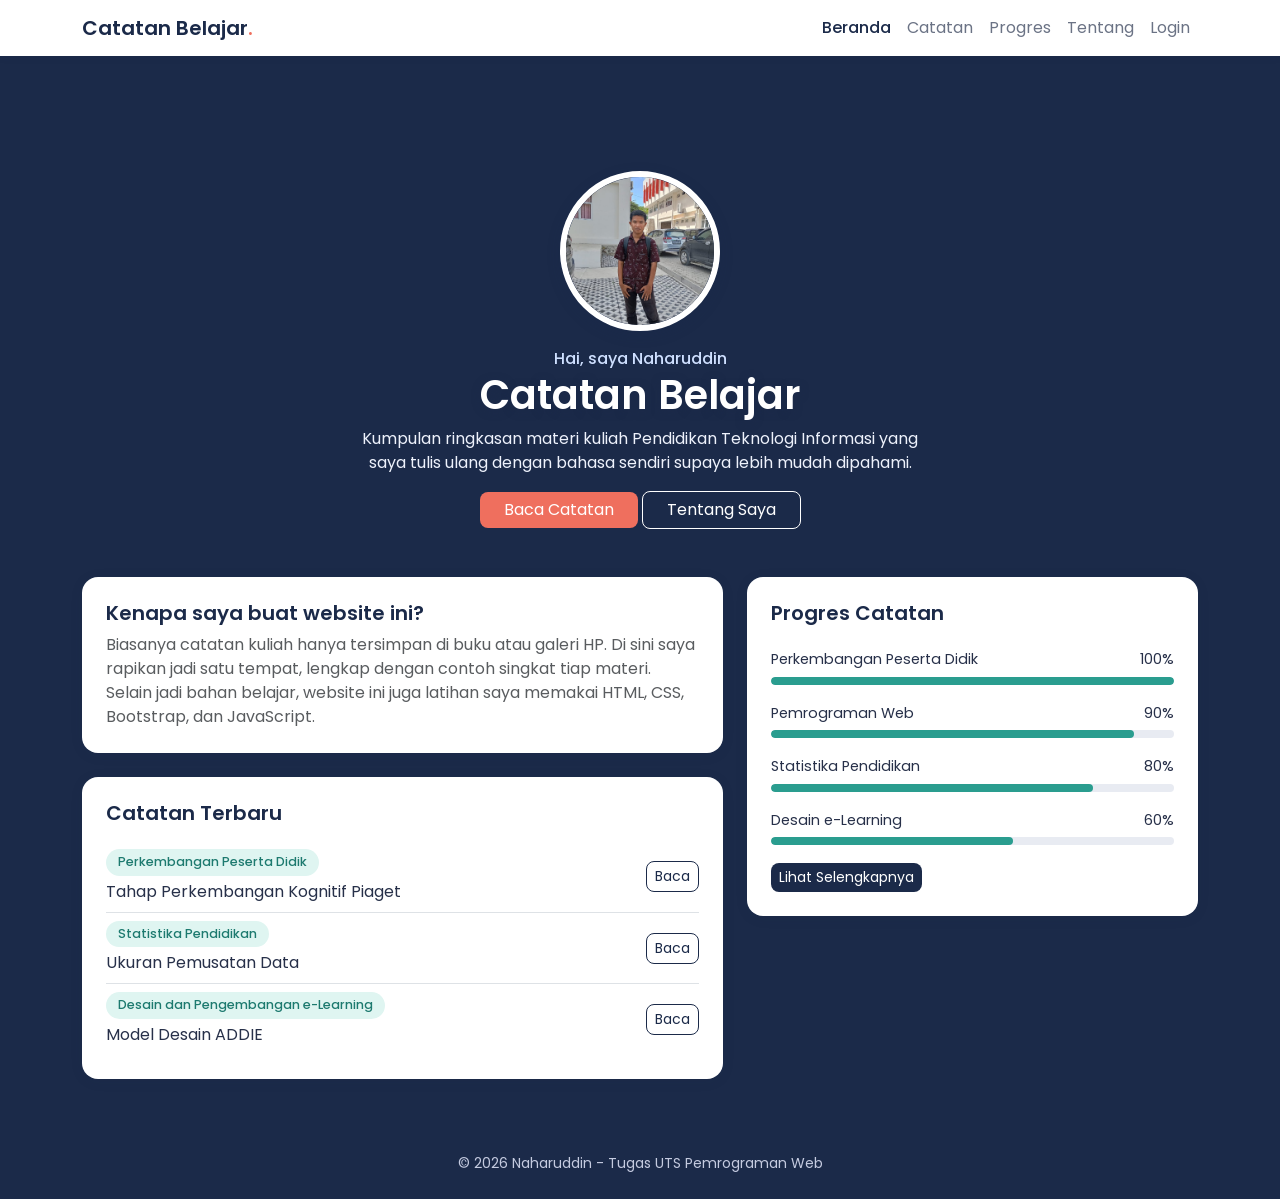
<file: index.html>
<!DOCTYPE html>
<html lang="id">
<head>
  <meta charset="UTF-8">
  <meta name="viewport" content="width=device-width, initial-scale=1">
  <title>Catatan Belajar | Beranda</title>
  <link href="https://fonts.googleapis.com/css2?family=Poppins:wght@400;500;600&display=swap" rel="stylesheet">
  <link href="https://cdn.jsdelivr.net/npm/bootstrap@5.3.3/dist/css/bootstrap.min.css" rel="stylesheet">
  <link rel="stylesheet" href="style.css">
</head>
<body>

  <!-- navbar -->
  <nav class="navbar navbar-expand-lg sticky-top">
    <div class="container">
      <a class="navbar-brand" href="index.html">Catatan Belajar<span>.</span></a>
      <button class="navbar-toggler" type="button" data-bs-toggle="collapse" data-bs-target="#menu">
        <span class="navbar-toggler-icon"></span>
      </button>
      <div class="collapse navbar-collapse" id="menu">
        <ul class="navbar-nav ms-auto">
          <li class="nav-item"><a class="nav-link active" href="index.html">Beranda</a></li>
          <li class="nav-item"><a class="nav-link" href="catatan.html">Catatan</a></li>
          <li class="nav-item"><a class="nav-link" href="progres.html">Progres</a></li>
          <li class="nav-item"><a class="nav-link" href="tentang.html">Tentang</a></li>
          <li class="nav-item"><a class="nav-link" href="login.html">Login</a></li>
        </ul>
      </div>
    </div>
  </nav>

  <!-- banner + foto -->
  <div class="banner"></div>

  <header class="container text-center profil-atas">
    <img src="foto profil.png" class="avatar" alt="foto Naharuddin">
    <p class="sapaan mt-3">Hai, saya Naharuddin</p>
    <h1 class="fw-semibold">Catatan Belajar</h1>
    <p class="text-muted mx-auto" style="max-width: 560px;">Kumpulan ringkasan materi kuliah Pendidikan Teknologi Informasi yang saya tulis ulang dengan bahasa sendiri supaya lebih mudah dipahami.</p>
    <a href="catatan.html" class="btn btn-koral px-4">Baca Catatan</a>
    <a href="tentang.html" class="btn btn-garis px-4">Tentang Saya</a>
  </header>

  <!-- isi beranda -->
  <main class="container my-5">
    <div class="row g-4">

      <div class="col-lg-7">
        <div class="kartu mb-4">
          <h5>Kenapa saya buat website ini?</h5>
          <p class="text-muted mb-0">Biasanya catatan kuliah hanya tersimpan di buku atau galeri HP. Di sini saya rapikan jadi satu tempat, lengkap dengan contoh singkat tiap materi. Selain jadi bahan belajar, website ini juga latihan saya memakai HTML, CSS, Bootstrap, dan JavaScript.</p>
        </div>

        <div class="kartu">
          <h5 class="mb-3">Catatan Terbaru</h5>
          <div class="d-flex justify-content-between align-items-center py-2 border-bottom">
            <div>
              <span class="label-matkul">Perkembangan Peserta Didik</span>
              <div class="mt-1">Tahap Perkembangan Kognitif Piaget</div>
            </div>
            <a href="detail.html?id=perkembangan" class="btn btn-garis btn-sm">Baca</a>
          </div>
          <div class="d-flex justify-content-between align-items-center py-2 border-bottom">
            <div>
              <span class="label-matkul">Statistika Pendidikan</span>
              <div class="mt-1">Ukuran Pemusatan Data</div>
            </div>
            <a href="detail.html?id=statistika" class="btn btn-garis btn-sm">Baca</a>
          </div>
          <div class="d-flex justify-content-between align-items-center py-2">
            <div>
              <span class="label-matkul">Desain dan Pengembangan e-Learning</span>
              <div class="mt-1">Model Desain ADDIE</div>
            </div>
            <a href="detail.html?id=elearning" class="btn btn-garis btn-sm">Baca</a>
          </div>
        </div>
      </div>

      <div class="col-lg-5">
        <div class="kartu">
          <h5 class="mb-4">Progres Catatan</h5>

          <div class="baris-progres">
            <div class="teks"><span>Perkembangan Peserta Didik</span><span>100%</span></div>
            <div class="progress"><div class="progress-bar" style="width: 100%"></div></div>
          </div>
          <div class="baris-progres">
            <div class="teks"><span>Pemrograman Web</span><span>90%</span></div>
            <div class="progress"><div class="progress-bar" style="width: 90%"></div></div>
          </div>
          <div class="baris-progres">
            <div class="teks"><span>Statistika Pendidikan</span><span>80%</span></div>
            <div class="progress"><div class="progress-bar" style="width: 80%"></div></div>
          </div>
          <div class="baris-progres">
            <div class="teks"><span>Desain e-Learning</span><span>60%</span></div>
            <div class="progress"><div class="progress-bar" style="width: 60%"></div></div>
          </div>

          <a href="progres.html" class="btn btn-biru btn-sm">Lihat Selengkapnya</a>
        </div>
      </div>

    </div>
  </main>

  <footer class="py-4 text-center">
    <small>&copy; 2026 Naharuddin - Tugas UTS Pemrograman Web</small>
  </footer>

  <script src="https://cdn.jsdelivr.net/npm/bootstrap@5.3.3/dist/js/bootstrap.bundle.min.js"></script>
</body>
</html>
</file>
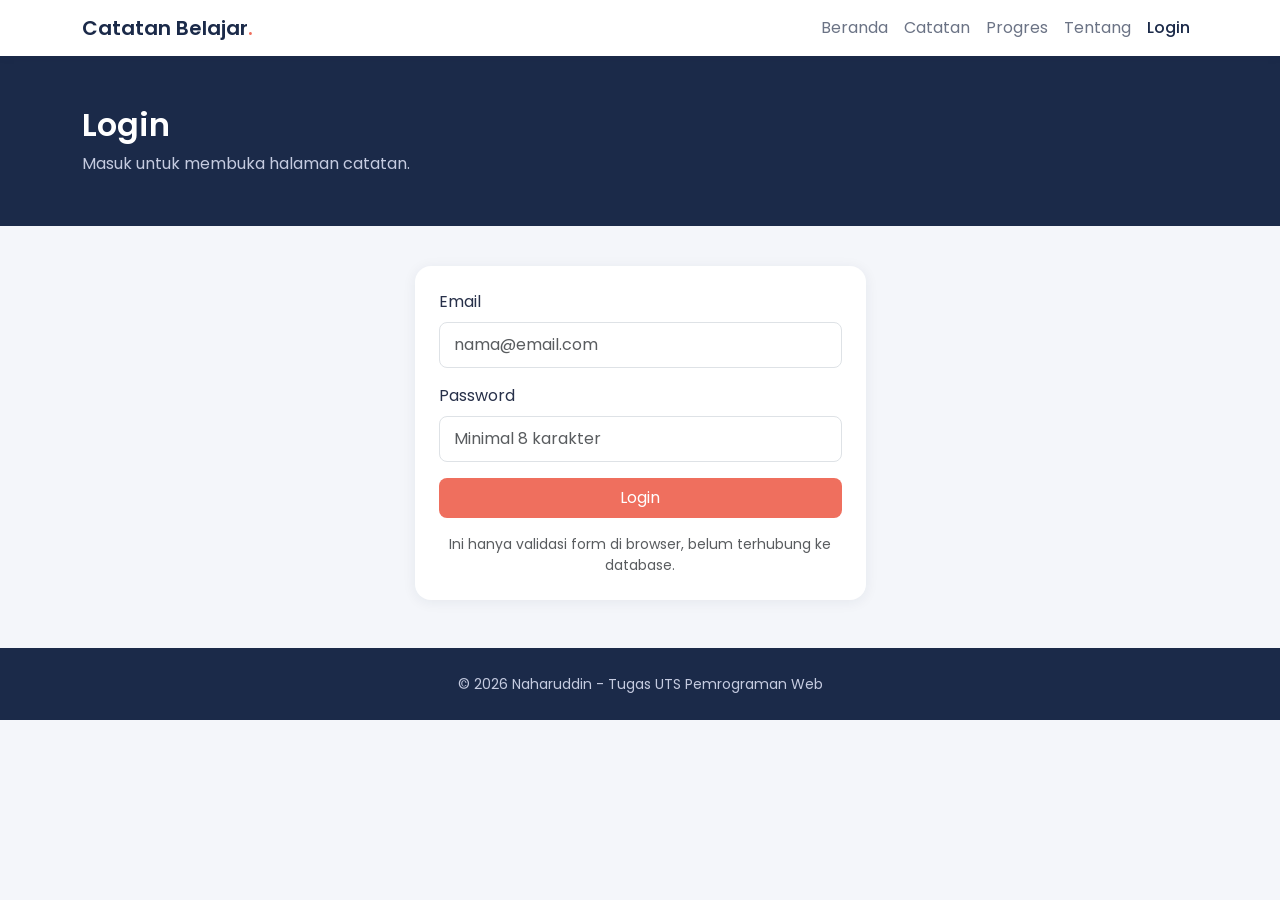
<file: login.html>
<!DOCTYPE html>
<html lang="id">
<head>
  <meta charset="UTF-8">
  <meta name="viewport" content="width=device-width, initial-scale=1">
  <title>Catatan Belajar | Login</title>
  <link href="https://fonts.googleapis.com/css2?family=Poppins:wght@400;500;600&display=swap" rel="stylesheet">
  <link href="https://cdn.jsdelivr.net/npm/bootstrap@5.3.3/dist/css/bootstrap.min.css" rel="stylesheet">
  <link rel="stylesheet" href="style.css">
</head>
<body>

  <nav class="navbar navbar-expand-lg sticky-top">
    <div class="container">
      <a class="navbar-brand" href="index.html">Catatan Belajar<span>.</span></a>
      <button class="navbar-toggler" type="button" data-bs-toggle="collapse" data-bs-target="#menu">
        <span class="navbar-toggler-icon"></span>
      </button>
      <div class="collapse navbar-collapse" id="menu">
        <ul class="navbar-nav ms-auto">
          <li class="nav-item"><a class="nav-link" href="index.html">Beranda</a></li>
          <li class="nav-item"><a class="nav-link" href="catatan.html">Catatan</a></li>
          <li class="nav-item"><a class="nav-link" href="progres.html">Progres</a></li>
          <li class="nav-item"><a class="nav-link" href="tentang.html">Tentang</a></li>
          <li class="nav-item"><a class="nav-link active" href="login.html">Login</a></li>
        </ul>
      </div>
    </div>
  </nav>

  <div class="judul-halaman">
    <div class="container">
      <h1 class="h2 fw-semibold">Login</h1>
      <p>Masuk untuk membuka halaman catatan.</p>
    </div>
  </div>

  <main class="container mb-5">
    <div class="row justify-content-center">
      <div class="col-md-7 col-lg-5">
        <div class="kartu">

          <!-- pesan error atau sukses muncul di sini -->
          <div id="pesan"></div>

          <form id="formLogin" novalidate>
            <div class="mb-3">
              <label for="email" class="form-label">Email</label>
              <input type="email" class="form-control" id="email" placeholder="nama@email.com">
            </div>
            <div class="mb-3">
              <label for="password" class="form-label">Password</label>
              <input type="password" class="form-control" id="password" placeholder="Minimal 8 karakter">
            </div>
            <button type="submit" class="btn btn-koral w-100 py-2">Login</button>
          </form>

          <p class="text-muted small text-center mt-3 mb-0">Ini hanya validasi form di browser, belum terhubung ke database.</p>
        </div>
      </div>
    </div>
  </main>

  <footer class="py-4 text-center">
    <small>&copy; 2026 Naharuddin - Tugas UTS Pemrograman Web</small>
  </footer>

  <script src="https://cdn.jsdelivr.net/npm/bootstrap@5.3.3/dist/js/bootstrap.bundle.min.js"></script>
  <script src="script.js"></script>
</body>
</html>
</file>
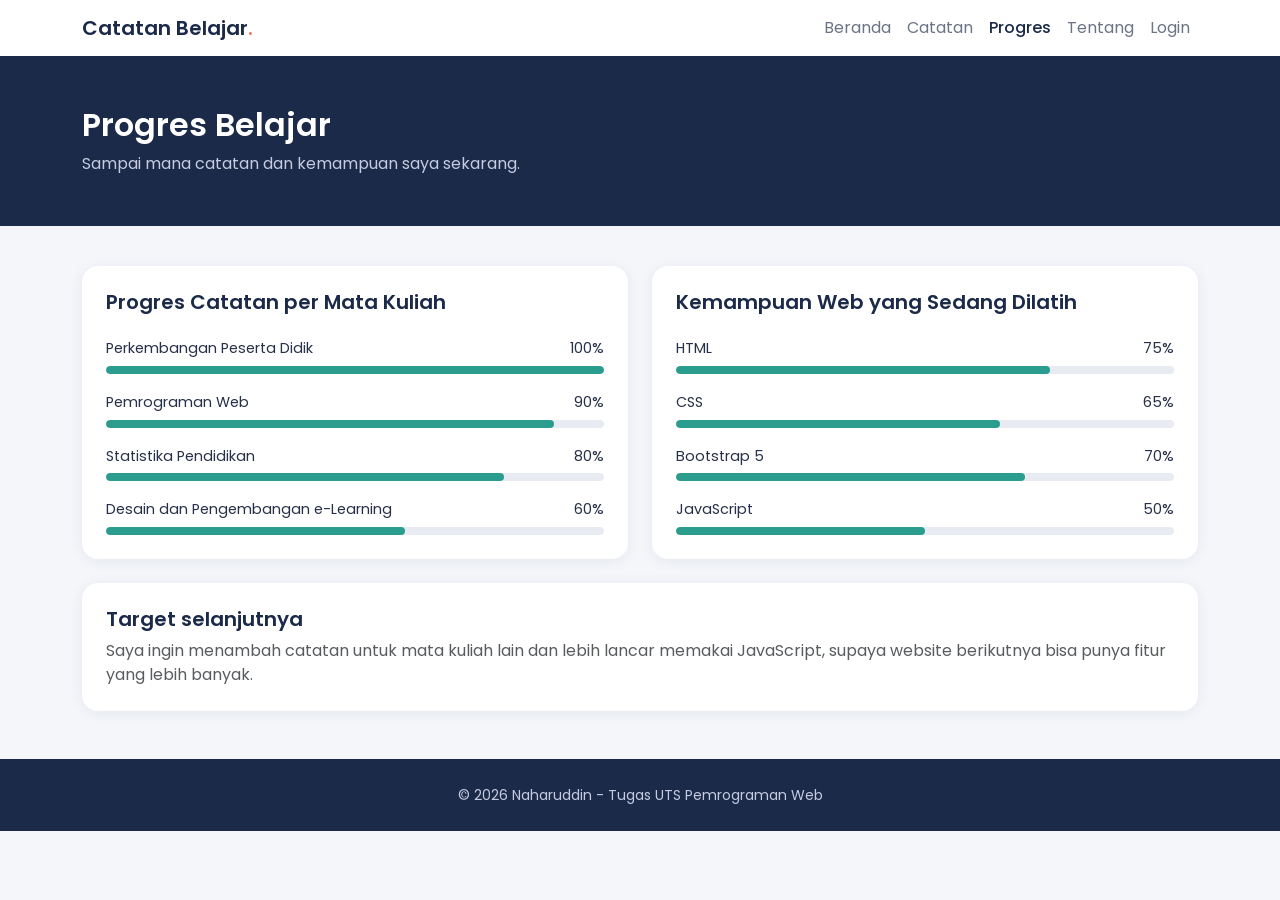
<file: progres.html>
<!DOCTYPE html>
<html lang="id">
<head>
  <meta charset="UTF-8">
  <meta name="viewport" content="width=device-width, initial-scale=1">
  <title>Catatan Belajar | Progres</title>
  <link href="https://fonts.googleapis.com/css2?family=Poppins:wght@400;500;600&display=swap" rel="stylesheet">
  <link href="https://cdn.jsdelivr.net/npm/bootstrap@5.3.3/dist/css/bootstrap.min.css" rel="stylesheet">
  <link rel="stylesheet" href="style.css">
</head>
<body>

  <nav class="navbar navbar-expand-lg sticky-top">
    <div class="container">
      <a class="navbar-brand" href="index.html">Catatan Belajar<span>.</span></a>
      <button class="navbar-toggler" type="button" data-bs-toggle="collapse" data-bs-target="#menu">
        <span class="navbar-toggler-icon"></span>
      </button>
      <div class="collapse navbar-collapse" id="menu">
        <ul class="navbar-nav ms-auto">
          <li class="nav-item"><a class="nav-link" href="index.html">Beranda</a></li>
          <li class="nav-item"><a class="nav-link" href="catatan.html">Catatan</a></li>
          <li class="nav-item"><a class="nav-link active" href="progres.html">Progres</a></li>
          <li class="nav-item"><a class="nav-link" href="tentang.html">Tentang</a></li>
          <li class="nav-item"><a class="nav-link" href="login.html">Login</a></li>
        </ul>
      </div>
    </div>
  </nav>

  <div class="judul-halaman">
    <div class="container">
      <h1 class="h2 fw-semibold">Progres Belajar</h1>
      <p>Sampai mana catatan dan kemampuan saya sekarang.</p>
    </div>
  </div>

  <main class="container mb-5">
    <div class="row g-4">

      <div class="col-md-6">
        <div class="kartu h-100">
          <h5 class="mb-4">Progres Catatan per Mata Kuliah</h5>

          <div class="baris-progres">
            <div class="teks"><span>Perkembangan Peserta Didik</span><span>100%</span></div>
            <div class="progress"><div class="progress-bar" style="width: 100%"></div></div>
          </div>
          <div class="baris-progres">
            <div class="teks"><span>Pemrograman Web</span><span>90%</span></div>
            <div class="progress"><div class="progress-bar" style="width: 90%"></div></div>
          </div>
          <div class="baris-progres">
            <div class="teks"><span>Statistika Pendidikan</span><span>80%</span></div>
            <div class="progress"><div class="progress-bar" style="width: 80%"></div></div>
          </div>
          <div class="baris-progres mb-0">
            <div class="teks"><span>Desain dan Pengembangan e-Learning</span><span>60%</span></div>
            <div class="progress"><div class="progress-bar" style="width: 60%"></div></div>
          </div>
        </div>
      </div>

      <div class="col-md-6">
        <div class="kartu h-100">
          <h5 class="mb-4">Kemampuan Web yang Sedang Dilatih</h5>

          <div class="baris-progres">
            <div class="teks"><span>HTML</span><span>75%</span></div>
            <div class="progress"><div class="progress-bar" style="width: 75%"></div></div>
          </div>
          <div class="baris-progres">
            <div class="teks"><span>CSS</span><span>65%</span></div>
            <div class="progress"><div class="progress-bar" style="width: 65%"></div></div>
          </div>
          <div class="baris-progres">
            <div class="teks"><span>Bootstrap 5</span><span>70%</span></div>
            <div class="progress"><div class="progress-bar" style="width: 70%"></div></div>
          </div>
          <div class="baris-progres mb-0">
            <div class="teks"><span>JavaScript</span><span>50%</span></div>
            <div class="progress"><div class="progress-bar" style="width: 50%"></div></div>
          </div>
        </div>
      </div>

    </div>

    <div class="kartu mt-4">
      <h5>Target selanjutnya</h5>
      <p class="text-muted mb-0">Saya ingin menambah catatan untuk mata kuliah lain dan lebih lancar memakai JavaScript, supaya website berikutnya bisa punya fitur yang lebih banyak.</p>
    </div>
  </main>

  <footer class="py-4 text-center">
    <small>&copy; 2026 Naharuddin - Tugas UTS Pemrograman Web</small>
  </footer>

  <script src="https://cdn.jsdelivr.net/npm/bootstrap@5.3.3/dist/js/bootstrap.bundle.min.js"></script>
</body>
</html>
</file>
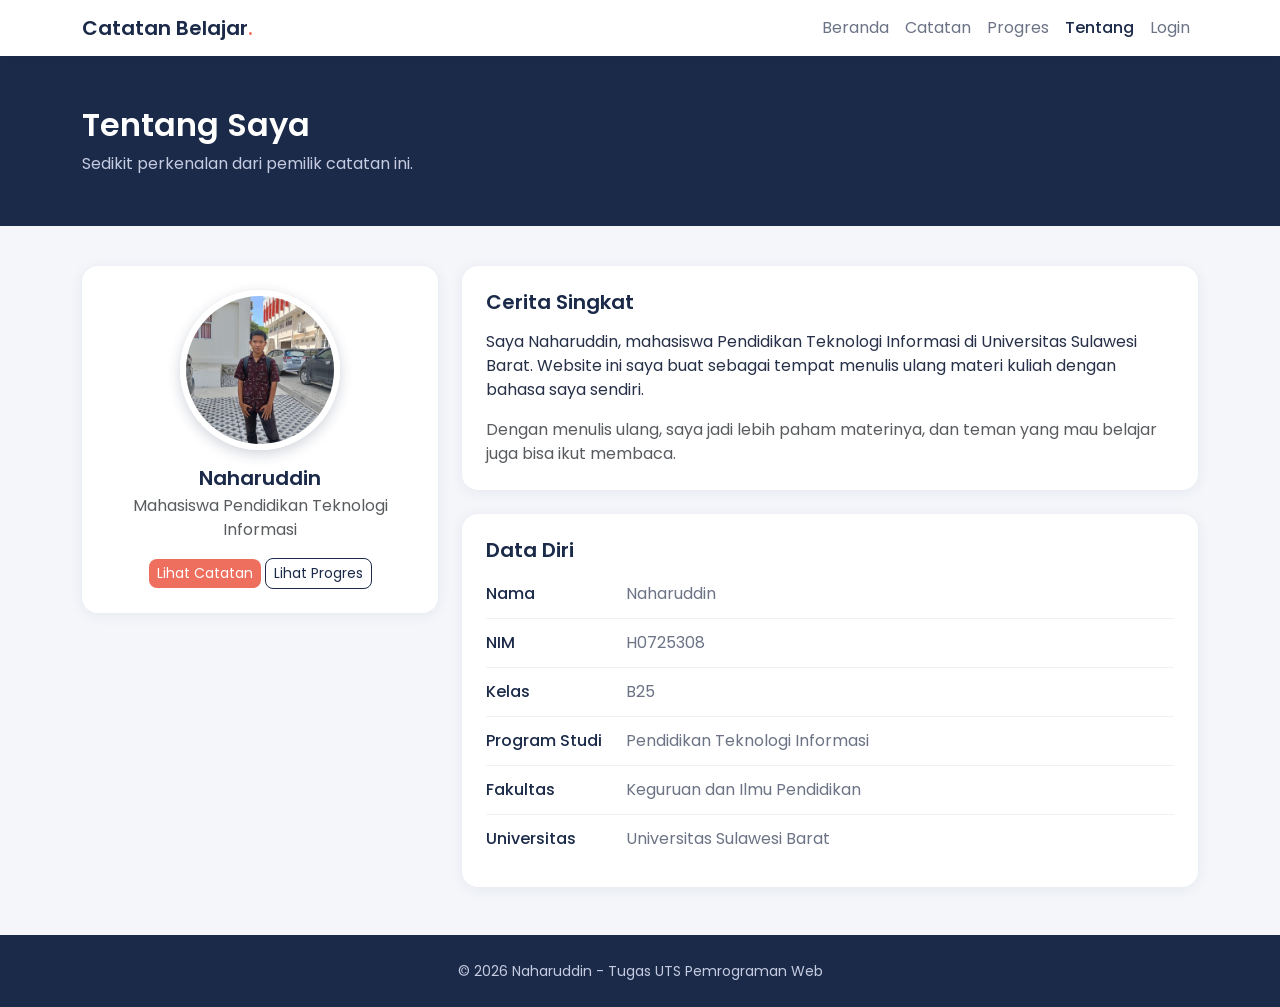
<file: tentang.html>
<!DOCTYPE html>
<html lang="id">
<head>
  <meta charset="UTF-8">
  <meta name="viewport" content="width=device-width, initial-scale=1">
  <title>Catatan Belajar | Tentang</title>
  <link href="https://fonts.googleapis.com/css2?family=Poppins:wght@400;500;600&display=swap" rel="stylesheet">
  <link href="https://cdn.jsdelivr.net/npm/bootstrap@5.3.3/dist/css/bootstrap.min.css" rel="stylesheet">
  <link rel="stylesheet" href="style.css">
</head>
<body>

  <nav class="navbar navbar-expand-lg sticky-top">
    <div class="container">
      <a class="navbar-brand" href="index.html">Catatan Belajar<span>.</span></a>
      <button class="navbar-toggler" type="button" data-bs-toggle="collapse" data-bs-target="#menu">
        <span class="navbar-toggler-icon"></span>
      </button>
      <div class="collapse navbar-collapse" id="menu">
        <ul class="navbar-nav ms-auto">
          <li class="nav-item"><a class="nav-link" href="index.html">Beranda</a></li>
          <li class="nav-item"><a class="nav-link" href="catatan.html">Catatan</a></li>
          <li class="nav-item"><a class="nav-link" href="progres.html">Progres</a></li>
          <li class="nav-item"><a class="nav-link active" href="tentang.html">Tentang</a></li>
          <li class="nav-item"><a class="nav-link" href="login.html">Login</a></li>
        </ul>
      </div>
    </div>
  </nav>

  <div class="judul-halaman">
    <div class="container">
      <h1 class="h2 fw-semibold">Tentang Saya</h1>
      <p>Sedikit perkenalan dari pemilik catatan ini.</p>
    </div>
  </div>

  <main class="container mb-5">
    <div class="row g-4">

      <!-- kartu profil -->
      <div class="col-lg-4">
        <div class="kartu text-center">
          <img src="foto profil.png" class="avatar mb-3" alt="Foto Naharuddin">
          <h5 class="mb-1">Naharuddin</h5>
          <p class="text-muted mb-3">Mahasiswa Pendidikan Teknologi Informasi</p>
          <a href="catatan.html" class="btn btn-koral btn-sm">Lihat Catatan</a>
          <a href="progres.html" class="btn btn-garis btn-sm">Lihat Progres</a>
        </div>
      </div>

      <div class="col-lg-8">
        <div class="kartu mb-4">
          <h5 class="mb-3">Cerita Singkat</h5>
          <p>Saya Naharuddin, mahasiswa Pendidikan Teknologi Informasi di Universitas Sulawesi Barat. Website ini saya buat sebagai tempat menulis ulang materi kuliah dengan bahasa saya sendiri.</p>
          <p class="mb-0 text-muted">Dengan menulis ulang, saya jadi lebih paham materinya, dan teman yang mau belajar juga bisa ikut membaca.</p>
        </div>

        <div class="kartu">
          <h5 class="mb-2">Data Diri</h5>
          <div class="baris-data"><span class="nama">Nama</span><span class="isi">Naharuddin</span></div>
          <div class="baris-data"><span class="nama">NIM</span><span class="isi">H0725308</span></div>
          <div class="baris-data"><span class="nama">Kelas</span><span class="isi">B25</span></div>
          <div class="baris-data"><span class="nama">Program Studi</span><span class="isi">Pendidikan Teknologi Informasi</span></div>
          <div class="baris-data"><span class="nama">Fakultas</span><span class="isi">Keguruan dan Ilmu Pendidikan</span></div>
          <div class="baris-data"><span class="nama">Universitas</span><span class="isi">Universitas Sulawesi Barat</span></div>
        </div>
      </div>

    </div>
  </main>

  <footer class="py-4 text-center">
    <small>&copy; 2026 Naharuddin - Tugas UTS Pemrograman Web</small>
  </footer>

  <script src="https://cdn.jsdelivr.net/npm/bootstrap@5.3.3/dist/js/bootstrap.bundle.min.js"></script>
</body>
</html>
</file>
<file: style.css>
/* warna yang saya pakai: biru tua, hijau tosca, dan koral */
:root {
  --biru: #1b2a49;
  --tosca: #2a9d8f;
  --koral: #ef6f5e;
  --latar: #f4f6fa;
  --abu: #6b7385;
}

/* semua halaman: latar polos abu muda */
body {
  font-family: "Poppins", sans-serif;
  background-color: var(--latar);
  color: #273049;
}

/* khusus Beranda (halaman yang punya .banner): latar foto gunung */
body:has(.banner) {
  background: url("foto.png") center / cover no-repeat fixed, var(--biru);
}

/* ---------- navbar ---------- */
.navbar {
  background-color: white;
  box-shadow: 0 1px 8px rgba(27, 42, 73, 0.08);
}

.navbar-brand {
  font-weight: 600;
  color: var(--biru) !important;
}

.navbar-brand span {
  color: var(--koral);
}

.navbar .nav-link {
  color: var(--abu) !important;
}

.navbar .nav-link.active {
  color: var(--biru) !important;
  font-weight: 500;
}

/* ---------- banner dan foto profil (Beranda) ---------- */
.banner {
  height: 200px;
}

.profil-atas {
  margin-top: -85px;
}

.avatar {
  width: 160px;
  height: 160px;
  border-radius: 50%;
  border: 6px solid white;
  object-fit: cover;
  box-shadow: 0 4px 14px rgba(27, 42, 73, 0.2);
}

.sapaan {
  color: #cfe0ff;
  font-weight: 500;
  margin-bottom: 0;
}

.profil-atas h1 {
  color: white;
  text-shadow: 0 2px 8px rgba(27, 42, 73, 0.5);
}

.profil-atas .text-muted {
  color: #eef2fc !important;
}

.profil-atas .btn-garis {
  border-color: white;
  color: white;
}

.profil-atas .btn-garis:hover {
  background-color: white;
  color: var(--biru);
}

/* ---------- judul halaman lain: warna biru polos seperti semula ---------- */
.judul-halaman {
  background-color: var(--biru);
  color: white;
  padding: 50px 0;
  margin-bottom: 40px;
}

.judul-halaman p {
  color: #c5cbe0;
  margin-bottom: 0;
}

/* ---------- kartu ---------- */
.kartu {
  background-color: white;
  border: none;
  border-radius: 16px;
  box-shadow: 0 2px 14px rgba(27, 42, 73, 0.07);
  padding: 24px;
  transition: transform 0.2s, box-shadow 0.2s;
}

.kartu-hover:hover {
  transform: translateY(-4px);
  box-shadow: 0 8px 20px rgba(27, 42, 73, 0.12);
}

.kartu h5 {
  color: var(--biru);
  font-weight: 600;
}

/* ---------- tombol ---------- */
.btn-koral {
  background-color: var(--koral);
  border: none;
  color: white;
  border-radius: 8px;
}

.btn-koral:hover {
  background-color: #dc5946;
  color: white;
}

.btn-biru {
  background-color: var(--biru);
  border: none;
  color: white;
  border-radius: 8px;
}

.btn-biru:hover {
  background-color: #2d4170;
  color: white;
}

.btn-garis {
  border: 1px solid var(--biru);
  color: var(--biru);
  border-radius: 8px;
}

.btn-garis:hover {
  background-color: var(--biru);
  color: white;
}

/* ---------- label mata kuliah ---------- */
.label-matkul {
  display: inline-block;
  background-color: #dff5f1;
  color: #1d7a6f;
  font-size: 0.78rem;
  font-weight: 500;
  padding: 4px 12px;
  border-radius: 20px;
}

/* ---------- bar progres ---------- */
.progress {
  height: 8px;
  border-radius: 10px;
  background-color: #e8ebf2;
}

.progress-bar {
  background-color: var(--tosca);
  border-radius: 10px;
}

.baris-progres {
  margin-bottom: 18px;
}

.baris-progres .teks {
  display: flex;
  justify-content: space-between;
  font-size: 0.9rem;
  margin-bottom: 6px;
}

/* ---------- baris data diri ---------- */
.baris-data {
  display: flex;
  padding: 12px 0;
  border-bottom: 1px solid #eef0f5;
}

.baris-data:last-child {
  border-bottom: none;
}

.baris-data .nama {
  width: 140px;
  font-weight: 500;
  color: var(--biru);
}

.baris-data .isi {
  color: var(--abu);
}

/* ---------- detail catatan ---------- */
.kotak-contoh {
  background-color: #fff6f4;
  border-left: 5px solid var(--koral);
  padding: 18px;
  border-radius: 8px;
}

.daftar-poin {
  padding-left: 0;
  list-style: none;
}

.daftar-poin li {
  padding: 10px 14px;
  margin-bottom: 8px;
  background-color: var(--latar);
  border-radius: 8px;
  border-left: 4px solid var(--tosca);
}

/* ---------- kolom cari ---------- */
.kolom-cari {
  border-radius: 10px;
  border: 1px solid #d9deea;
  padding: 10px 16px;
}

.kolom-cari:focus {
  border-color: var(--tosca);
  box-shadow: none;
}

/* ---------- form login ---------- */
.form-control {
  border-radius: 8px;
  padding: 10px 14px;
}

.form-control:focus {
  border-color: var(--tosca);
  box-shadow: none;
}

footer {
  background-color: var(--biru);
  color: #c5cbe0;
}
</file>
